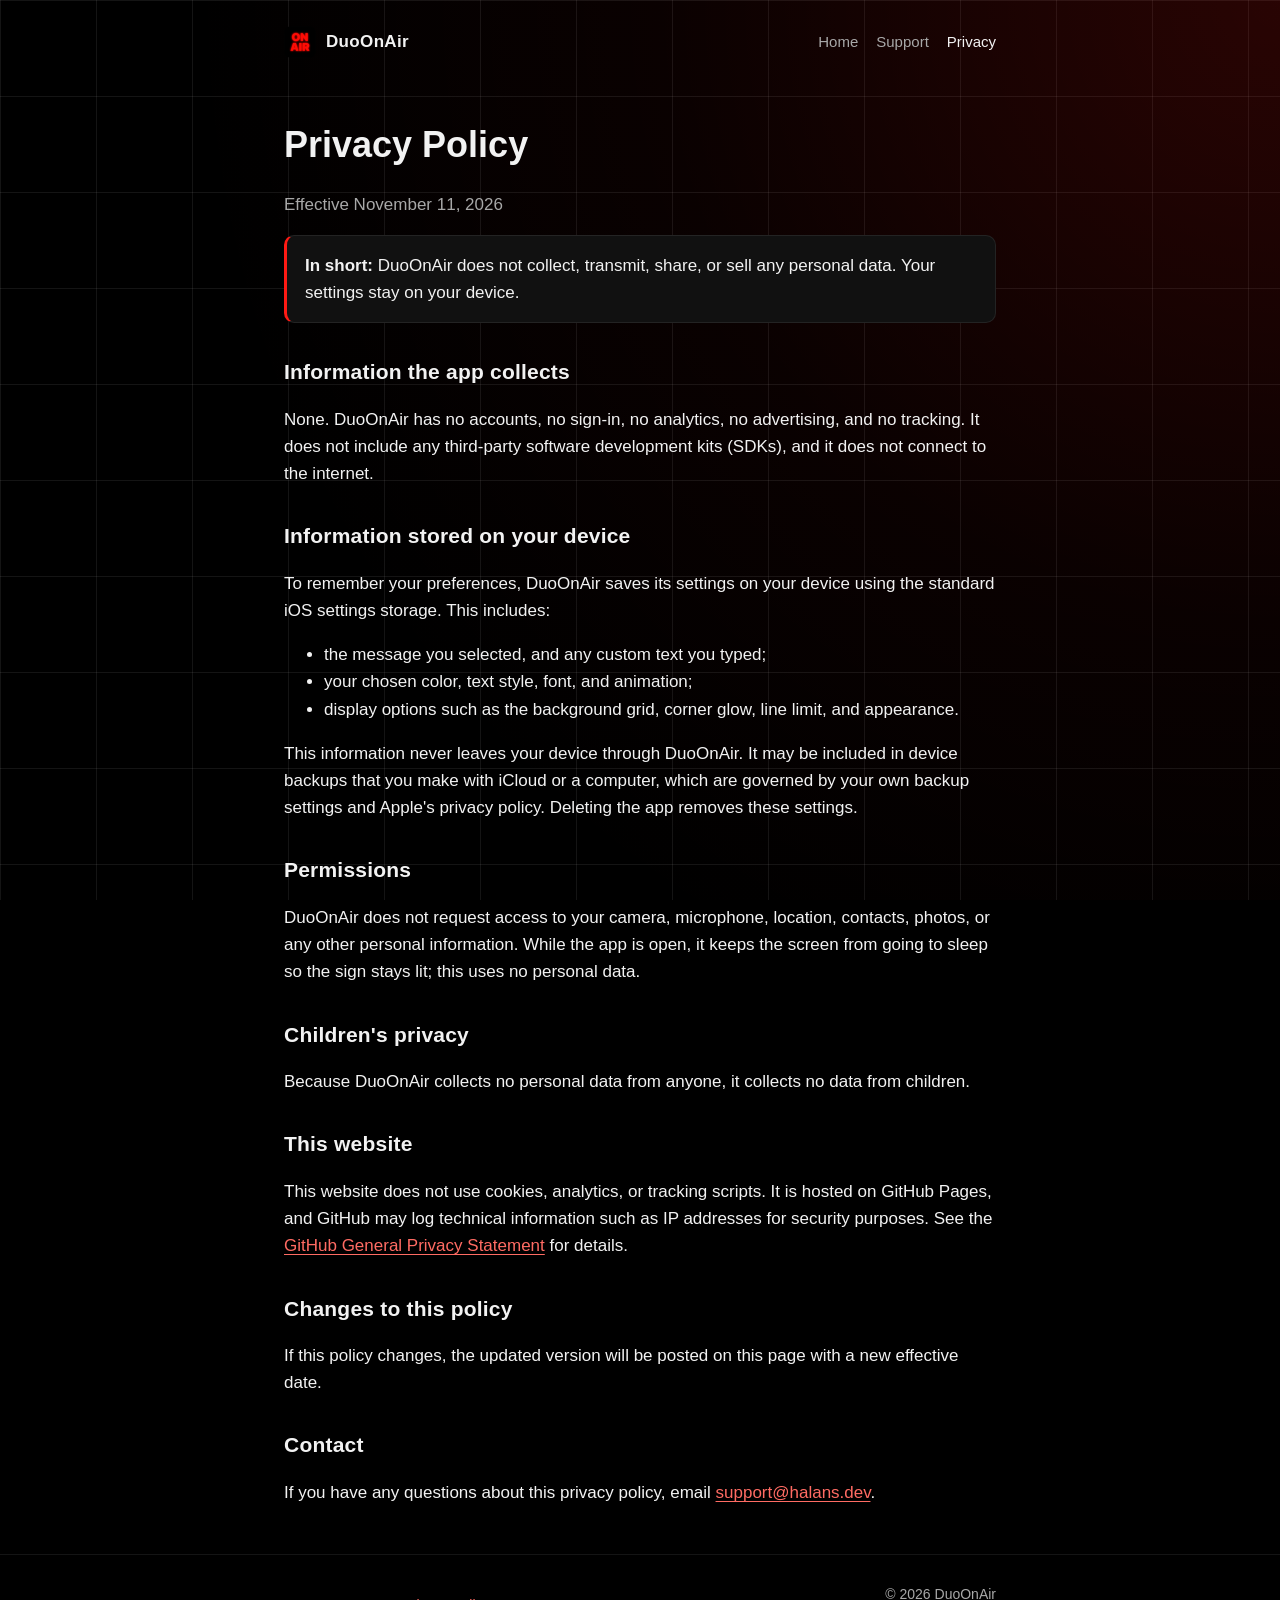
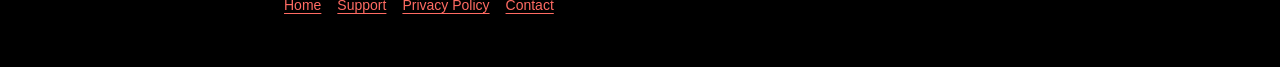
<file: privacy.html>
<!doctype html>
<html lang="en">
<head>
  <meta charset="utf-8">
  <meta name="viewport" content="width=device-width, initial-scale=1">
  <title>Privacy Policy — DuoOnAir</title>
  <meta name="description" content="DuoOnAir's privacy policy. The app does not collect, share, or sell any personal data.">
  <meta name="theme-color" content="#000000">
  <link rel="canonical" href="https://halans.github.io/duo-on-air/privacy.html">
  <!-- Link previews (Messages, Slack, social media) -->
  <meta property="og:type" content="website">
  <meta property="og:site_name" content="DuoOnAir">
  <meta property="og:locale" content="en_US">
  <meta property="og:title" content="Privacy Policy — DuoOnAir">
  <meta property="og:description" content="DuoOnAir's privacy policy. The app does not collect, share, or sell any personal data.">
  <meta property="og:url" content="https://halans.github.io/duo-on-air/privacy.html">
  <meta property="og:image" content="https://halans.github.io/duo-on-air/assets/og-privacy.jpg">
  <meta property="og:image:width" content="1200">
  <meta property="og:image:height" content="630">
  <meta property="og:image:alt" content="DuoOnAir Privacy in glowing red neon letters on a black background.">
  <meta name="twitter:card" content="summary_large_image">
  <meta name="twitter:title" content="Privacy Policy — DuoOnAir">
  <meta name="twitter:description" content="DuoOnAir's privacy policy. The app does not collect, share, or sell any personal data.">
  <meta name="twitter:image" content="https://halans.github.io/duo-on-air/assets/og-privacy.jpg">
  <meta name="twitter:image:alt" content="DuoOnAir Privacy in glowing red neon letters on a black background.">
  <link rel="icon" href="favicon.ico" sizes="any">
  <link rel="icon" type="image/png" href="assets/favicon.png">
  <link rel="apple-touch-icon" href="assets/apple-touch-icon.png">
  <link rel="stylesheet" href="assets/style.css">
</head>
<body>
  <header class="site-header">
    <div class="wrap">
      <a class="brand" href="./"><img src="assets/favicon.png" alt="" width="32" height="32">DuoOnAir</a>
      <nav aria-label="Main">
        <a href="./">Home</a>
        <a href="support.html">Support</a>
        <a href="privacy.html" aria-current="page">Privacy</a>
      </nav>
    </div>
  </header>
  <script src="assets/nav.js"></script>

  <main>
    <div class="wrap legal">
      <h1>Privacy Policy</h1>
      <p class="subtle">Effective November 11, 2026</p>

      <p class="summary"><strong>In short:</strong> DuoOnAir does not collect, transmit, share, or sell any personal data. Your settings stay on your device.</p>

      <h2>Information the app collects</h2>
      <p>None. DuoOnAir has no accounts, no sign-in, no analytics, no advertising, and no tracking. It does not include any third-party software development kits (SDKs), and it does not connect to the internet.</p>

      <h2>Information stored on your device</h2>
      <p>To remember your preferences, DuoOnAir saves its settings on your device using the standard iOS settings storage. This includes:</p>
      <ul>
        <li>the message you selected, and any custom text you typed;</li>
        <li>your chosen color, text style, font, and animation;</li>
        <li>display options such as the background grid, corner glow, line limit, and appearance.</li>
      </ul>
      <p>This information never leaves your device through DuoOnAir. It may be included in device backups that you make with iCloud or a computer, which are governed by your own backup settings and Apple's privacy policy. Deleting the app removes these settings.</p>

      <h2>Permissions</h2>
      <p>DuoOnAir does not request access to your camera, microphone, location, contacts, photos, or any other personal information. While the app is open, it keeps the screen from going to sleep so the sign stays lit; this uses no personal data.</p>

      <h2>Children's privacy</h2>
      <p>Because DuoOnAir collects no personal data from anyone, it collects no data from children.</p>

      <h2>This website</h2>
      <p>This website does not use cookies, analytics, or tracking scripts. It is hosted on GitHub Pages, and GitHub may log technical information such as IP addresses for security purposes. See the <a href="https://docs.github.com/en/site-policy/privacy-policies/github-general-privacy-statement">GitHub General Privacy Statement</a> for details.</p>

      <h2>Changes to this policy</h2>
      <p>If this policy changes, the updated version will be posted on this page with a new effective date.</p>

      <h2>Contact</h2>
      <p>If you have any questions about this privacy policy, email <a href="mailto:support@halans.dev">support@halans.dev</a>.</p>
    </div>
  </main>

  <footer class="site-footer">
    <div class="wrap">
      <nav aria-label="Footer">
        <a href="./">Home</a>
        <a href="support.html">Support</a>
        <a href="privacy.html">Privacy Policy</a>
        <a href="mailto:support@halans.dev">Contact</a>
      </nav>
      <span>© 2026 DuoOnAir</span>
    </div>
  </footer>
</body>
</html>
</file>
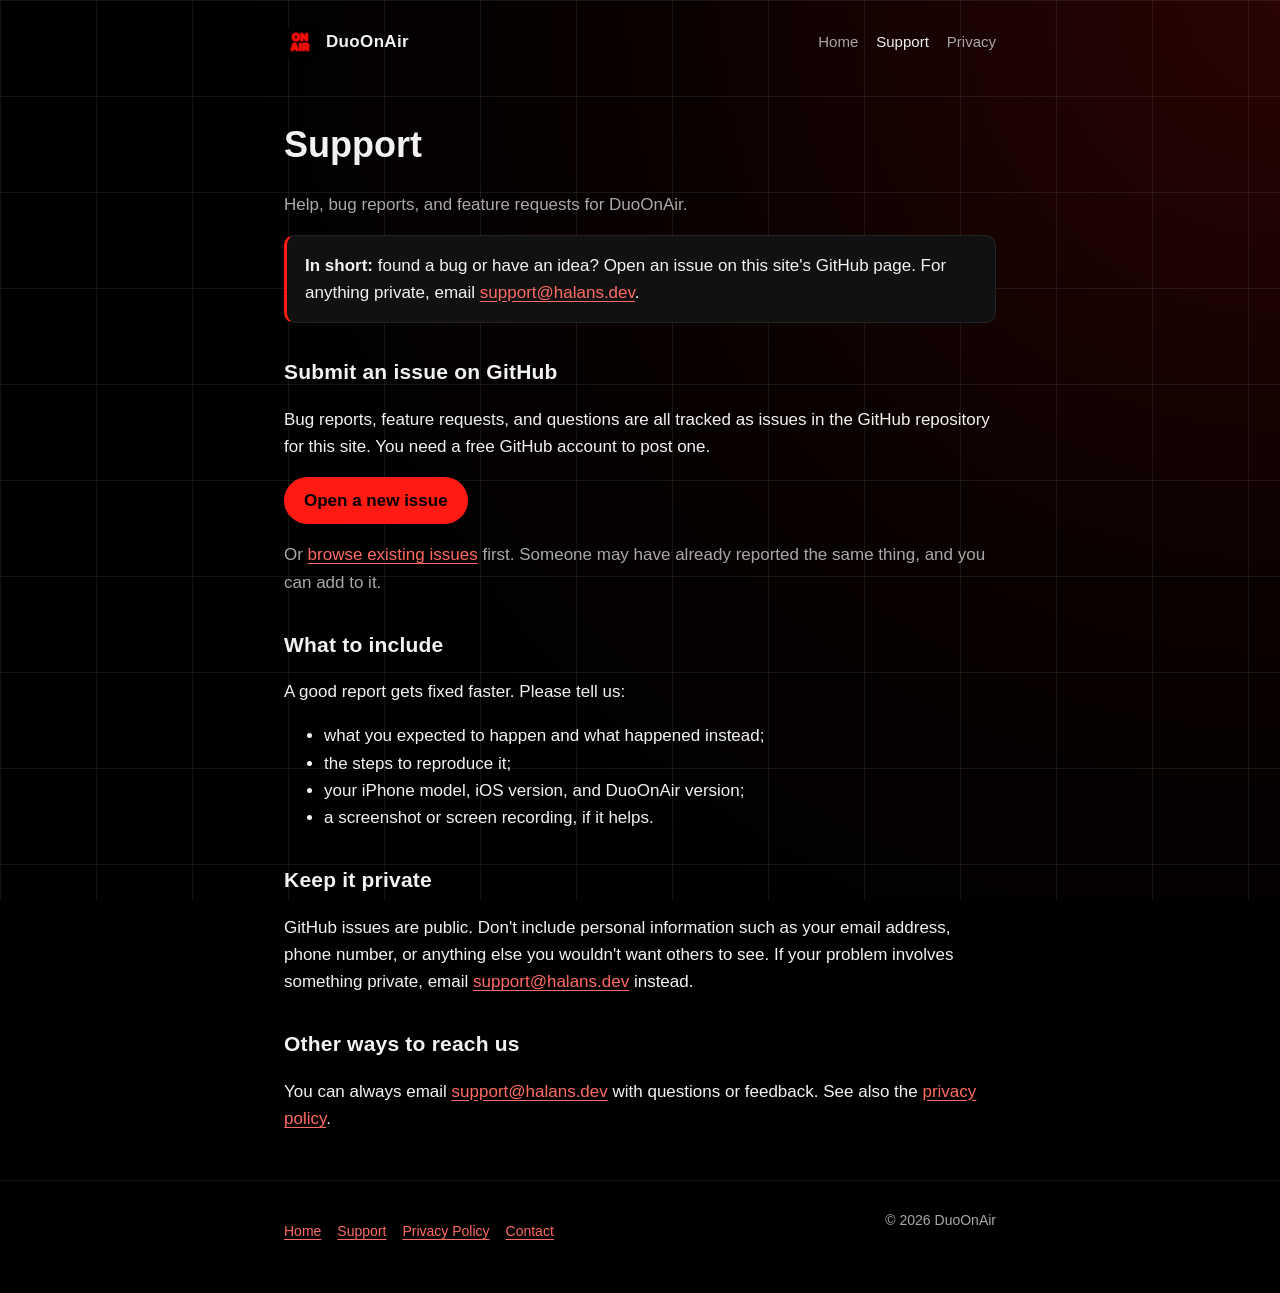
<file: support.html>
<!doctype html>
<html lang="en">
<head>
  <meta charset="utf-8">
  <meta name="viewport" content="width=device-width, initial-scale=1">
  <title>Support — DuoOnAir</title>
  <meta name="description" content="Get help with DuoOnAir. Report a bug or request a feature by opening an issue on GitHub, or email support@halans.dev.">
  <meta name="theme-color" content="#000000">
  <link rel="canonical" href="https://halans.github.io/duo-on-air/support.html">
  <!-- Link previews (Messages, Slack, social media) -->
  <meta property="og:type" content="website">
  <meta property="og:site_name" content="DuoOnAir">
  <meta property="og:locale" content="en_US">
  <meta property="og:title" content="Support — DuoOnAir">
  <meta property="og:description" content="Get help with DuoOnAir. Report a bug or request a feature by opening an issue on GitHub, or email support@halans.dev.">
  <meta property="og:url" content="https://halans.github.io/duo-on-air/support.html">
  <meta property="og:image" content="https://halans.github.io/duo-on-air/assets/og-support.jpg">
  <meta property="og:image:width" content="1200">
  <meta property="og:image:height" content="630">
  <meta property="og:image:alt" content="DuoOnAir Support in glowing red neon letters on a black background.">
  <meta name="twitter:card" content="summary_large_image">
  <meta name="twitter:title" content="Support — DuoOnAir">
  <meta name="twitter:description" content="Get help with DuoOnAir. Report a bug or request a feature by opening an issue on GitHub, or email support@halans.dev.">
  <meta name="twitter:image" content="https://halans.github.io/duo-on-air/assets/og-support.jpg">
  <meta name="twitter:image:alt" content="DuoOnAir Support in glowing red neon letters on a black background.">
  <link rel="icon" href="favicon.ico" sizes="any">
  <link rel="icon" type="image/png" href="assets/favicon.png">
  <link rel="apple-touch-icon" href="assets/apple-touch-icon.png">
  <link rel="stylesheet" href="assets/style.css">
</head>
<body>
  <header class="site-header">
    <div class="wrap">
      <a class="brand" href="./"><img src="assets/favicon.png" alt="" width="32" height="32">DuoOnAir</a>
      <nav aria-label="Main">
        <a href="./">Home</a>
        <a href="support.html" aria-current="page">Support</a>
        <a href="privacy.html">Privacy</a>
      </nav>
    </div>
  </header>
  <script src="assets/nav.js"></script>

  <main>
    <div class="wrap legal">
      <h1>Support</h1>
      <p class="subtle">Help, bug reports, and feature requests for DuoOnAir.</p>

      <p class="summary"><strong>In short:</strong> found a bug or have an idea? Open an issue on this site's GitHub page. For anything private, email <a href="mailto:support@halans.dev">support@halans.dev</a>.</p>

      <h2>Submit an issue on GitHub</h2>
      <p>Bug reports, feature requests, and questions are all tracked as issues in the GitHub repository for this site. You need a free GitHub account to post one.</p>
      <p><a class="button" href="https://github.com/halans/duo-on-air/issues/new" rel="noopener">Open a new issue</a></p>
      <p class="subtle">Or <a href="https://github.com/halans/duo-on-air/issues" rel="noopener">browse existing issues</a> first. Someone may have already reported the same thing, and you can add to it.</p>

      <h2>What to include</h2>
      <p>A good report gets fixed faster. Please tell us:</p>
      <ul>
        <li>what you expected to happen and what happened instead;</li>
        <li>the steps to reproduce it;</li>
        <li>your iPhone model, iOS version, and DuoOnAir version;</li>
        <li>a screenshot or screen recording, if it helps.</li>
      </ul>

      <h2>Keep it private</h2>
      <p>GitHub issues are public. Don't include personal information such as your email address, phone number, or anything else you wouldn't want others to see. If your problem involves something private, email <a href="mailto:support@halans.dev">support@halans.dev</a> instead.</p>

      <h2>Other ways to reach us</h2>
      <p>You can always email <a href="mailto:support@halans.dev">support@halans.dev</a> with questions or feedback. See also the <a href="privacy.html">privacy policy</a>.</p>
    </div>
  </main>

  <footer class="site-footer">
    <div class="wrap">
      <nav aria-label="Footer">
        <a href="./">Home</a>
        <a href="support.html">Support</a>
        <a href="privacy.html">Privacy Policy</a>
        <a href="mailto:support@halans.dev">Contact</a>
      </nav>
      <span>© 2026 DuoOnAir</span>
    </div>
  </footer>
</body>
</html>
</file>
<file: assets/style.css>
/* DuoOnAir website — mirrors the app: true black, neon red, faint grid. */

:root {
  --red: #ff1a14;
  --red-soft: #ff6b63;       /* Higher-contrast red for links and small text */
  --text: #f2f2f2;
  --text-dim: #a8a8a8;
  --panel: #111;
  --line: rgba(255, 255, 255, 0.08);
  --max: 760px;
  color-scheme: dark;
}

* { box-sizing: border-box; }

html { -webkit-text-size-adjust: 100%; }

body {
  margin: 0;
  background-color: #000;
  /* Faint 96px grid plus a subtle red glow from the top-right corner. */
  background-image:
    radial-gradient(circle at 100% 0%, rgba(255, 26, 20, 0.16), rgba(255, 26, 20, 0.04) 40%, transparent 70%),
    linear-gradient(var(--line) 1px, transparent 1px),
    linear-gradient(90deg, var(--line) 1px, transparent 1px);
  background-size: 100% 100%, 96px 96px, 96px 96px;
  background-attachment: fixed;
  color: var(--text);
  font: 17px/1.6 -apple-system, BlinkMacSystemFont, "SF Pro Text", "Helvetica Neue", Helvetica, Arial, sans-serif;
}

a { color: var(--red-soft); text-underline-offset: 3px; }
a:hover { color: #fff; }
a:focus-visible { outline: 2px solid var(--red-soft); outline-offset: 3px; border-radius: 4px; }

.wrap { max-width: var(--max); margin: 0 auto; padding: 0 24px; }

/* Header */
.site-header { padding: 20px 0; }
.site-header .wrap { display: flex; align-items: center; justify-content: space-between; gap: 16px; }
.brand { display: flex; align-items: center; gap: 10px; color: var(--text); text-decoration: none; font-weight: 700; letter-spacing: 0.02em; }
.brand img { width: 32px; height: 32px; border-radius: 8px; }
.site-header nav { display: flex; align-items: center; }
/* 44px-tall tap targets; the padding replaces the old margin so spacing is unchanged on desktop. */
.site-header nav a { display: inline-flex; align-items: center; min-height: 44px; padding: 0 9px; color: var(--text-dim); text-decoration: none; font-size: 15px; }
.site-header nav a:last-child { padding-right: 0; }
/* Phones without JavaScript: logo above, links centered below. */
@media (max-width: 560px) {
  .site-header { padding: 12px 0 4px; }
  .site-header .wrap { flex-direction: column; gap: 2px; }
  .site-header nav { justify-content: center; }
  .site-header nav a { padding: 0 14px; font-size: 16px; }
  .site-header nav a:last-child { padding-right: 14px; }
}
.site-header nav a:hover, .site-header nav a[aria-current="page"] { color: var(--text); }

/* Hamburger menu (button added by assets/nav.js) */
.nav-toggle { display: none; }
@media (max-width: 560px) {
  .site-header.has-toggle { padding: 8px 0; }
  .site-header.has-toggle .wrap { flex-direction: row; flex-wrap: wrap; justify-content: space-between; gap: 0; }
  .nav-toggle {
    display: inline-flex; align-items: center; justify-content: center;
    width: 44px; height: 44px; margin-right: -10px; padding: 0;
    background: none; border: 0; border-radius: 10px; color: var(--text); cursor: pointer;
  }
  .nav-toggle:focus-visible { outline: 2px solid var(--red-soft); outline-offset: 2px; }
  .nav-toggle .bars { position: relative; display: block; width: 22px; height: 16px; }
  .nav-toggle .bars i {
    position: absolute; left: 0; width: 100%; height: 2px; border-radius: 2px; background: currentColor;
    transition: transform 0.2s ease, opacity 0.2s ease;
  }
  .nav-toggle .bars i:nth-child(1) { top: 0; }
  .nav-toggle .bars i:nth-child(2) { top: 7px; }
  .nav-toggle .bars i:nth-child(3) { top: 14px; }
  .nav-toggle[aria-expanded="true"] .bars i:nth-child(1) { transform: translateY(7px) rotate(45deg); }
  .nav-toggle[aria-expanded="true"] .bars i:nth-child(2) { opacity: 0; }
  .nav-toggle[aria-expanded="true"] .bars i:nth-child(3) { transform: translateY(-7px) rotate(-45deg); }
  .site-header.has-toggle nav {
    display: none; flex-direction: column; align-items: stretch; width: 100%;
    margin-top: 8px; padding-top: 4px; border-top: 1px solid var(--line);
  }
  .site-header.has-toggle.open nav { display: flex; }
  .site-header.has-toggle nav a,
  .site-header.has-toggle nav a:last-child { padding: 0 2px; font-size: 18px; min-height: 48px; }
  .site-header.has-toggle nav a + a { border-top: 1px solid var(--line); }
}
@media (prefers-reduced-motion: reduce) { .nav-toggle .bars i { transition: none; } }

/* Hero */
.hero { text-align: center; padding: 48px 0 32px; }
.hero .app-icon { width: 128px; height: 128px; border-radius: 28px; box-shadow: 0 0 60px rgba(255, 26, 20, 0.35); }
.neon {
  margin: 28px 0 8px;
  font-size: clamp(64px, 16vw, 128px);
  line-height: 0.95;
  font-weight: 900;
  letter-spacing: -0.01em;
  color: var(--red);
  text-shadow: 0 0 8px rgba(255, 26, 20, 0.9), 0 0 32px rgba(255, 26, 20, 0.6), 0 0 80px rgba(255, 26, 20, 0.35);
  animation: glow 4s ease-in-out infinite;
}
@keyframes glow {
  0%, 100% { text-shadow: 0 0 8px rgba(255, 26, 20, 0.9), 0 0 32px rgba(255, 26, 20, 0.6), 0 0 80px rgba(255, 26, 20, 0.35); }
  50% { text-shadow: 0 0 4px rgba(255, 26, 20, 0.7), 0 0 16px rgba(255, 26, 20, 0.35), 0 0 40px rgba(255, 26, 20, 0.15); }
}
@media (prefers-reduced-motion: reduce) { .neon { animation: none; } }

.tagline { font-size: 21px; color: var(--text); margin: 16px auto 8px; max-width: 34em; }
.subtle { color: var(--text-dim); }

.app-store { display: inline-block; margin-top: 20px; line-height: 0; }
.app-store img { display: block; height: 50px; width: auto; }
.app-store:focus-visible { outline: 2px solid var(--red-soft); outline-offset: 4px; border-radius: 8px; }

/* Sections */
section { padding: 32px 0; }
h2 { font-size: 26px; margin: 0 0 16px; letter-spacing: 0.01em; }
h3 { font-size: 18px; margin: 0 0 6px; }

.features { display: grid; grid-template-columns: repeat(auto-fit, minmax(210px, 1fr)); gap: 14px; padding: 0; margin: 0; list-style: none; }
.features li { background: var(--panel); border: 1px solid var(--line); border-radius: 14px; padding: 18px; }
.features p { margin: 0; color: var(--text-dim); font-size: 15px; }

.steps { padding-left: 1.2em; }
.steps li { margin-bottom: 8px; }

.messages { display: flex; flex-wrap: wrap; gap: 8px; padding: 0; list-style: none; }
.messages li {
  padding: 6px 12px; border-radius: 8px; background: #000; border: 1px solid var(--line);
  font-weight: 800; letter-spacing: 0.04em; font-size: 14px; color: var(--red-soft);
}

/* Message tiles become buttons (via script) that drive the sign preview. */
.messages li:has(.msg-btn) { padding: 0; }
.msg-btn {
  padding: 6px 12px; border: 0; border-radius: 8px; background: none; cursor: pointer;
  font: inherit; letter-spacing: inherit; color: inherit;
}
.msg-btn:hover { color: #fff; }
.msg-btn:focus-visible { outline: 2px solid var(--red-soft); outline-offset: 2px; }
.messages li:has(.msg-btn[aria-pressed="true"]) { border-color: var(--red); box-shadow: 0 0 12px rgba(255, 26, 20, 0.45); }
.msg-btn[aria-pressed="true"] { color: #fff; }

/* A small sign, styled like the app, showing the chosen message. */
.sign-preview {
  display: flex; align-items: center; justify-content: center;
  height: 200px; margin: 16px 0 8px; padding: 0 24px;
  background-color: #000;
  background-image:
    linear-gradient(var(--line) 1px, transparent 1px),
    linear-gradient(90deg, var(--line) 1px, transparent 1px);
  background-size: 48px 48px;
  border: 1px solid var(--line); border-radius: 18px; overflow: hidden;
}
.sign-text {
  margin: 0; text-align: center; font-weight: 900; line-height: 0.95; letter-spacing: -0.01em;
  color: var(--red);
  text-shadow: 0 0 6px rgba(255, 26, 20, 0.9), 0 0 24px rgba(255, 26, 20, 0.55);
}

.msg-group { margin: 24px 0 10px; color: var(--text-dim); font-size: 14px; text-transform: uppercase; letter-spacing: 0.08em; }

/* In use: desk photo beside a short explanation */
.in-use { display: grid; grid-template-columns: 360px 1fr; gap: 28px; align-items: center; }
.in-use .photo { margin: 0; }
.in-use .photo img { display: block; width: 100%; height: auto; border-radius: 14px; border: 1px solid var(--line); }
.in-use p { margin: 0 0 12px; }
@media (max-width: 700px) { .in-use { grid-template-columns: 1fr; gap: 20px; } }

/* Screenshots */
.shots { display: grid; grid-template-columns: repeat(3, 1fr); gap: 14px; margin: 0; }
.shots figure { margin: 0; }
.shots img { display: block; width: 100%; height: auto; border-radius: 14px; border: 1px solid var(--line); background: #000; }
.shots figcaption { margin-top: 8px; color: var(--text-dim); font-size: 13px; }
.shot-btn { display: block; width: 100%; padding: 0; margin: 0; border: 0; background: none; cursor: zoom-in; border-radius: 14px; }
.shot-btn:focus-visible { outline: 2px solid var(--red-soft); outline-offset: 3px; }
.shot-btn:hover img { border-color: rgba(255, 255, 255, 0.25); }

/* Lightbox */
.lightbox { max-width: 96vw; max-height: 96vh; padding: 0; border: 0; background: transparent; color: var(--text); text-align: center; overflow: visible; }
.lightbox::backdrop { background: rgba(0, 0, 0, 0.88); }
.lightbox img { display: block; max-width: 94vw; max-height: 82vh; width: auto; height: auto; margin: 0 auto; border-radius: 14px; border: 1px solid var(--line); cursor: zoom-out; }
.lightbox-caption { margin: 12px 0 0; color: var(--text-dim); font-size: 14px; }
.lightbox-close { position: absolute; top: -14px; right: -6px; width: 36px; height: 36px; border-radius: 50%; border: 1px solid var(--line); background: var(--panel); color: var(--text); font-size: 22px; line-height: 1; cursor: pointer; }
.lightbox-close:focus-visible { outline: 2px solid var(--red-soft); outline-offset: 2px; }
@media (max-width: 700px) { .shots { grid-template-columns: 1fr; } }

/* Privacy page */
.legal { padding-top: 24px; }
.legal h1 { font-size: 36px; margin: 8px 0 4px; }
.legal h2 { font-size: 21px; margin-top: 32px; }
.summary { background: var(--panel); border: 1px solid var(--line); border-left: 3px solid var(--red); border-radius: 10px; padding: 16px 18px; }

/* Button link */
.button {
  display: inline-block; padding: 10px 20px; border-radius: 999px;
  background: var(--red); color: #000; font-weight: 700; text-decoration: none;
}
.button:hover { background: #fff; color: #000; }
.button:focus-visible { outline: 2px solid var(--red-soft); outline-offset: 3px; }

/* Footer */
.site-footer { margin-top: 48px; padding: 28px 0 40px; border-top: 1px solid var(--line); color: var(--text-dim); font-size: 14px; }
.site-footer .wrap { display: flex; flex-wrap: wrap; justify-content: space-between; gap: 12px; }
.site-footer nav { display: flex; flex-wrap: wrap; }
.site-footer nav a { display: inline-flex; align-items: center; min-height: 44px; margin-right: 16px; }
@media (max-width: 560px) { .site-footer .wrap { flex-direction: column; align-items: center; text-align: center; } .site-footer nav { justify-content: center; } .site-footer nav a { margin: 0 8px; } }

/* Four audience cards read best as a 2×2 grid. */
.features.audience { grid-template-columns: repeat(2, 1fr); }
@media (max-width: 520px) { .features.audience { grid-template-columns: 1fr; } }

/* Cross-promotion card for other iPhone Duo apps */
.promo {
  display: grid; grid-template-columns: auto 1fr auto; gap: 24px; align-items: center;
  margin: 24px 0 8px; padding: 28px;
  background: var(--panel); border: 1px solid var(--line); border-radius: 20px;
}
.promo-icon { width: 96px; height: 96px; border-radius: 22px; }
.promo h2 { font-size: 24px; margin: 0 0 8px; }
.promo p { margin: 0; color: var(--text-dim); }
.promo-cta {
  display: flex; flex-direction: column; align-items: center; padding: 8px 18px;
  border: 1px solid rgba(255, 255, 255, 0.6); border-radius: 10px;
  color: var(--text); text-decoration: none; line-height: 1.2; white-space: nowrap;
}
.promo-cta small { font-size: 11px; color: var(--text-dim); }
.promo-cta span { font-size: 17px; font-weight: 600; }
.promo-cta:hover { border-color: #fff; color: #fff; }
@media (max-width: 640px) {
  .promo { grid-template-columns: auto 1fr; padding: 20px; gap: 16px; }
  .promo-icon { width: 72px; height: 72px; border-radius: 16px; }
  .promo-cta { grid-column: 1 / -1; justify-self: start; }
}

/* Text for screen readers and crawlers only */
.sr-only { position: absolute; width: 1px; height: 1px; margin: -1px; padding: 0; overflow: hidden; clip: rect(0 0 0 0); white-space: nowrap; border: 0; }

/* 404 page */
.not-found { padding: 80px 0 48px; }
.home-link { display: inline-block; margin-top: 24px; padding: 12px 22px; border: 1px solid var(--line); border-radius: 999px; color: var(--text); text-decoration: none; font-weight: 600; }
.home-link:hover { border-color: var(--red); }
.home-link:focus-visible { outline: 2px solid var(--red-soft); outline-offset: 4px; }
</file>
